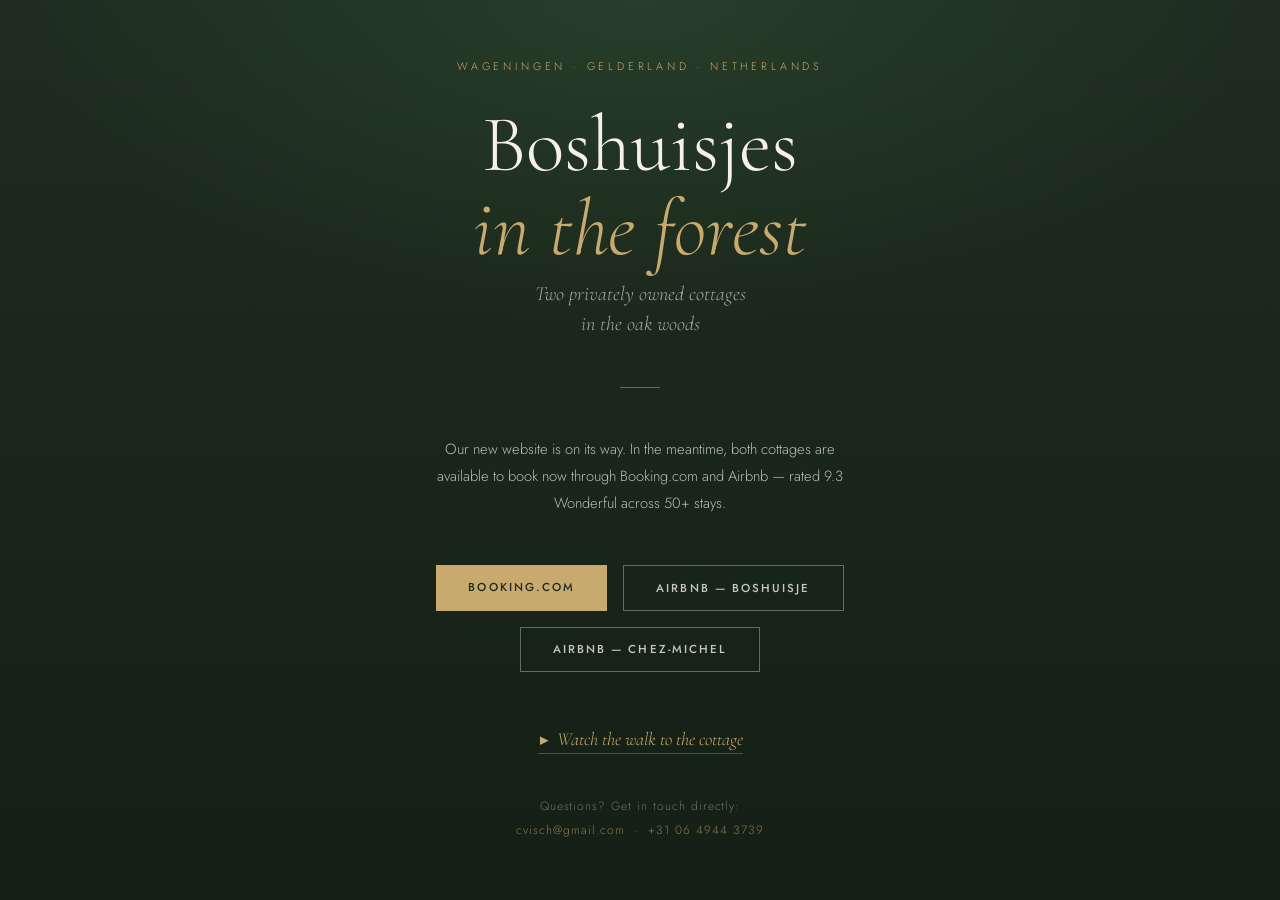
<file: boshuisjes/index.html>
<!DOCTYPE html>
<html lang="en">
<head>
  <meta charset="UTF-8"/>
  <meta name="viewport" content="width=device-width,initial-scale=1.0"/>
  <title>Boshuisjes — Forest Cottages, Wageningen · Coming Soon</title>
  <meta name="description" content="Two privately owned forest cottages in Wageningen. New website coming soon. Book now on Booking.com or Airbnb."/>
  <link rel="preconnect" href="https://fonts.googleapis.com"/>
  <link rel="preconnect" href="https://fonts.gstatic.com" crossorigin/>
  <link href="https://fonts.googleapis.com/css2?family=Cormorant+Garamond:ital,wght@0,300;0,400;1,300;1,400&family=Jost:wght@300;400;500&display=swap" rel="stylesheet"/>
  <style>
    *{box-sizing:border-box;margin:0;padding:0}
    :root{--forest:#1e2d1f;--forest-deep:#141f15;--gold:#c8a96e;--cream:#f5f0e8}
    html,body{height:100%}
    body{
      font-family:'Jost',sans-serif;
      font-weight:300;
      background:
        radial-gradient(ellipse 80% 60% at 50% 0%, rgba(58,92,62,.35), transparent 60%),
        linear-gradient(180deg, var(--forest) 0%, var(--forest-deep) 100%);
      color:var(--cream);
      min-height:100vh;
      display:flex;
      align-items:center;
      justify-content:center;
      padding:2rem;
    }
    .wrap{text-align:center;max-width:580px}
    .eyebrow{
      font-size:.68rem;
      letter-spacing:.35em;
      text-transform:uppercase;
      color:var(--gold);
      margin-bottom:1.8rem;
      display:block;
    }
    h1{
      font-family:'Cormorant Garamond',serif;
      font-size:clamp(2.8rem,7vw,5rem);
      font-weight:300;
      line-height:1.05;
      margin-bottom:.5rem;
    }
    h1 em{font-style:italic;color:var(--gold)}
    .sub{
      font-family:'Cormorant Garamond',serif;
      font-size:1.25rem;
      font-style:italic;
      color:rgba(245,240,232,.65);
      margin-bottom:3rem;
      line-height:1.5;
    }
    .divider{
      width:40px;
      height:1px;
      background:var(--gold);
      margin:0 auto 3rem;
      opacity:.5;
    }
    .message{
      font-size:.92rem;
      line-height:1.85;
      color:rgba(245,240,232,.75);
      margin-bottom:3rem;
      max-width:420px;
      margin-left:auto;
      margin-right:auto;
    }
    .buttons{
      display:flex;
      gap:1rem;
      justify-content:center;
      flex-wrap:wrap;
      margin-bottom:3.5rem;
    }
    .btn{
      display:inline-block;
      padding:.85rem 2rem;
      font-family:'Jost',sans-serif;
      font-size:.72rem;
      font-weight:500;
      letter-spacing:.18em;
      text-transform:uppercase;
      text-decoration:none;
      transition:all .25s;
    }
    .btn-gold{background:var(--gold);color:var(--forest)}
    .btn-gold:hover{background:var(--cream)}
    .btn-outline{
      border:1px solid rgba(245,240,232,.35);
      color:rgba(245,240,232,.8);
    }
    .btn-outline:hover{border-color:var(--gold);color:var(--gold)}
    .route-link{
      display:inline-block;
      font-family:'Cormorant Garamond',serif;
      font-style:italic;
      font-size:1.15rem;
      color:var(--gold);
      text-decoration:none;
      border-bottom:1px solid rgba(200,169,110,.35);
      padding-bottom:.2rem;
      margin-bottom:2.5rem;
      transition:border-color .25s,color .25s;
    }
    .route-link:hover{color:var(--cream);border-color:var(--cream)}
    .contact{
      font-size:.75rem;
      color:rgba(245,240,232,.4);
      letter-spacing:.08em;
      line-height:2;
    }
    .contact a{color:rgba(200,169,110,.65);text-decoration:none}
    .contact a:hover{color:var(--gold)}
  </style>
</head>
<body>
  <div class="wrap">
    <span class="eyebrow">Wageningen · Gelderland · Netherlands</span>
    <h1>Boshuisjes<br><em>in the forest</em></h1>
    <p class="sub">Two privately owned cottages<br>in the oak woods</p>
    <div class="divider"></div>
    <p class="message">Our new website is on its way. In the meantime, both cottages are available to book now through Booking.com and Airbnb — rated 9.3 Wonderful across 50+ stays.</p>
    <div class="buttons">
      <a href="https://www.booking.com/hotel/nl/boshuisje-wageningen.html" target="_blank" rel="noopener" class="btn btn-gold">Booking.com</a>
      <a href="https://www.airbnb.com/rooms/1329072956715925253" target="_blank" rel="noopener" class="btn btn-outline">Airbnb — Boshuisje</a>
      <a href="https://www.airbnb.com/rooms/49576917" target="_blank" rel="noopener" class="btn btn-outline">Airbnb — Chez-Michel</a>
    </div>
    <a href="/route/" class="route-link">&#9654;&nbsp; Watch the walk to the cottage</a>
    <div class="contact">
      Questions? Get in touch directly:<br>
      <a href="mailto:cvisch@gmail.com">cvisch@gmail.com</a> &nbsp;·&nbsp;
      <a href="tel:+31649443739">+31 06 4944 3739</a>
    </div>
  </div>
</body>
</html>
</file>
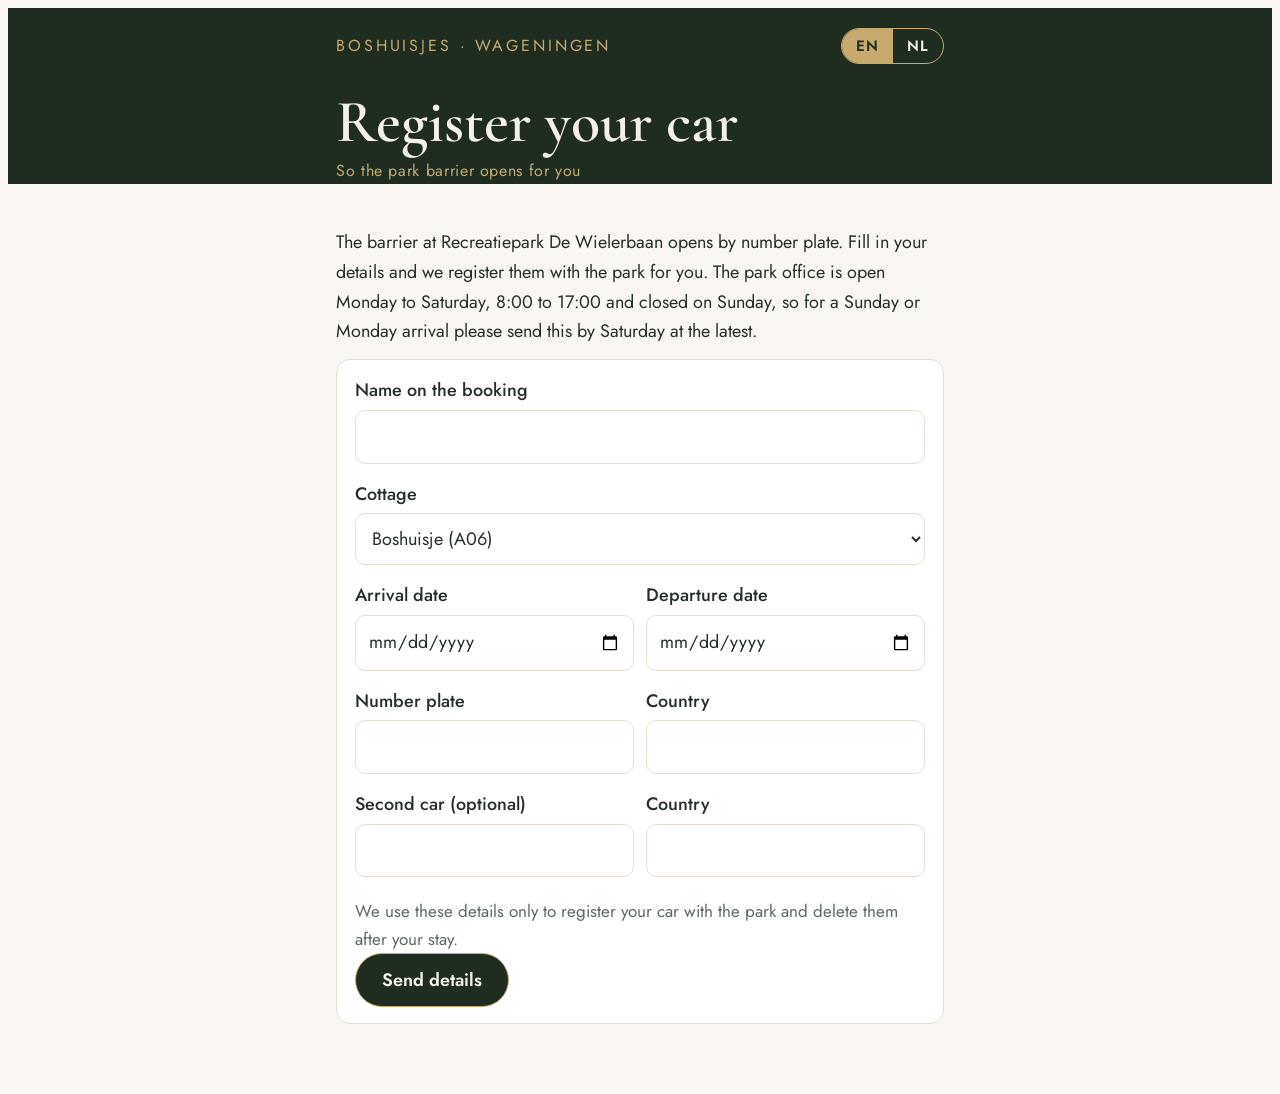
<file: boshuisjes/plate/index.html>
<!doctype html><html lang="en"><head><meta charset="utf-8"><meta name="viewport" content="width=device-width,initial-scale=1,viewport-fit=cover">
<title>Boshuisjes Plate Registration</title>
<meta name="robots" content="noindex">
<link rel="stylesheet" href="https://fonts.googleapis.com/css2?family=Cormorant+Garamond:wght@500;600;700&family=Jost:wght@400;500;600&display=swap">
<style>
/* Layout: single phone-first column, green hero, cream cards, sticky language switch */
:root{--bg:#faf7f2;--card:#fff;--fg:#26302a;--muted:#5d6a60;--green:#1e2d1f;--on-green:#f5f0e8;--gold:#9a7a3a;--gold-soft:#c8a96e;--line:#e6dfd0;--tint:#f5f0e8;
--serif:'Cormorant Garamond',Georgia,serif;--sans:'Jost',system-ui,sans-serif}
@media (prefers-color-scheme:dark){:root:not([data-theme="light"]){--bg:#121a13;--card:#1a251b;--fg:#ece6d8;--muted:#a9b3a8;--green:#0c130d;--on-green:#f5f0e8;--gold:#c8a96e;--line:#2c3a2d;--tint:#223024;color-scheme:dark}}
:root[data-theme="dark"]{--bg:#121a13;--card:#1a251b;--fg:#ece6d8;--muted:#a9b3a8;--green:#0c130d;--on-green:#f5f0e8;--gold:#c8a96e;--line:#2c3a2d;--tint:#223024;color-scheme:dark}
body{background:var(--bg);color:var(--fg);font:18px/1.65 var(--sans)}
*{box-sizing:border-box}
.wrap{max-width:640px;margin:0 auto;padding-inline:max(16px,env(safe-area-inset-left,0px)) max(16px,env(safe-area-inset-right,0px))}
.hero{background:var(--green);color:var(--on-green);padding-block:20px 0}
.bar{display:flex;justify-content:space-between;align-items:center;gap:12px}
.brand{font-size:16px;letter-spacing:.18em;text-transform:uppercase;color:var(--gold-soft)}
.lang{display:flex;border:1px solid var(--gold-soft);border-radius:99px;overflow:hidden}
.lang button{font:600 15px var(--sans);letter-spacing:.06em;background:none;color:var(--on-green);border:0;padding:6px 14px;cursor:pointer}
.lang button[aria-pressed=true]{background:var(--gold-soft);color:#1e2d1f}
button:focus-visible,a:focus-visible,summary:focus-visible{outline:2px solid var(--gold-soft);outline-offset:2px}
h1{font:600 clamp(40px,11vw,60px)/1 var(--serif);margin:28px 0 6px;text-wrap:balance}
.sub{color:var(--gold-soft);font-size:16px;letter-spacing:.04em;margin:0 0 20px}
.hero img{display:block;width:100%;height:auto;aspect-ratio:2.5/1;object-fit:cover;border-radius:12px 12px 0 0;margin-top:8px}
nav{position:sticky;top:env(safe-area-inset-top,0px);z-index:5;background:var(--bg);border-bottom:1px solid var(--line)}
nav .wrap{display:flex;gap:8px;overflow-x:auto;padding-block:10px;scrollbar-width:none}
nav a{white-space:nowrap;font-size:16px;font-weight:500;color:var(--fg);text-decoration:none;border:1px solid var(--line);background:var(--card);border-radius:99px;padding:6px 13px}
body::before{content:"";position:fixed;inset:0 0 auto;height:env(safe-area-inset-top,0px);z-index:10;background:var(--bg)}
main{padding-block:8px 48px}
section{padding-block:26px 6px;scroll-margin-top:64px}
h2{font:600 34px/1.1 var(--serif);margin:0 0 12px;color:var(--fg);text-wrap:balance}
h3{font:600 17px var(--sans);letter-spacing:.08em;text-transform:uppercase;color:var(--gold);margin:20px 0 6px}
p{margin:0 0 12px}
.lead{font:500 24px/1.4 var(--serif)}
.card{background:var(--card);border:1px solid var(--line);border-radius:14px;padding:16px 18px;margin:0 0 14px}
.kv{display:grid;grid-template-columns:auto 1fr;gap:6px 14px;margin:0}
.kv dt{color:var(--muted);font-size:16px}
.kv dd{margin:0;font-weight:500;min-width:0;overflow-wrap:anywhere}
.note{background:var(--tint);border-radius:12px;padding:12px 16px;font-size:17px;margin:0 0 14px}
.fig{margin:0 0 14px}.fig img{display:block;width:100%;height:auto;border-radius:12px}.fig figcaption{font-size:17px;color:var(--muted);padding-top:6px}
.doors{display:grid;grid-template-columns:1fr 1fr;gap:8px;margin:0 0 14px}.doors figure{margin:0;min-width:0}.doors img{display:block;width:100%;aspect-ratio:4/5;object-fit:cover;border-radius:12px}.doors figcaption{font-size:17px;color:var(--muted);padding-top:4px}
.pet{border-left:4px solid var(--gold-soft)}.pet dl{margin:0}
.gallery{display:grid;grid-template-columns:1fr 1fr;gap:8px;margin:14px 0}
.gallery figure{margin:0;min-width:0}
.gallery img{display:block;width:100%;aspect-ratio:3/2;object-fit:cover;border-radius:10px}
.gallery figcaption{font-size:17px;color:var(--muted);padding-top:4px}
ul.plain{margin:0 0 12px;padding-left:20px}ul.plain li{margin-bottom:6px}
.check{list-style:none;margin:0;padding:0}
.check li{display:flex;gap:12px;align-items:flex-start;padding:10px 0;border-bottom:1px solid var(--line)}
.check li:last-child{border-bottom:0}
.check input{width:20px;height:20px;margin-top:3px;accent-color:#6b8f5e;flex:none}
details{background:var(--card);border:1px solid var(--line);border-radius:12px;margin:0 0 10px}
summary{cursor:pointer;font-weight:600;padding:13px 16px;list-style-position:inside}
details p{padding:0 16px;margin:0 0 14px}
.cta{display:inline-block;background:var(--green);color:var(--on-green);text-decoration:none;font-weight:600;padding:13px 22px;border-radius:99px;margin:4px 0 8px}
:root[data-theme="dark"] .cta,.cta{border:1px solid var(--gold-soft)}
footer{border-top:1px solid var(--line);padding-block:22px 40px;color:var(--muted);font-size:16px;text-align:center}
input,select{width:100%;font:inherit;color:var(--fg);background:var(--card);border:1px solid var(--line);border-radius:10px;padding:11px 12px}label{display:block;font-weight:500;margin:0 0 4px}.f{margin:0 0 16px}.hint{font-size:17px;color:var(--muted);margin:4px 0 0}.row{display:grid;grid-template-columns:1fr 1fr;gap:12px}button.go{font:600 18px var(--sans);background:var(--green);color:var(--on-green);border:1px solid var(--gold-soft);border-radius:99px;padding:13px 26px;cursor:pointer}.hp{position:absolute;left:-9999px}#ok{border-left:4px solid var(--gold-soft)}@media (max-width:420px){.row{grid-template-columns:1fr}}
@media (max-width:420px){.gallery{grid-template-columns:1fr}.kv{grid-template-columns:1fr;gap:0}.kv dd{margin-bottom:8px}}
</style>
</head><body>
<header class="hero"><div class="wrap">
 <div class="bar"><span class="brand">Boshuisjes · Wageningen</span>
 <div class="lang" role="group" aria-label="Language"><button id="b-en" aria-pressed="true">EN</button><button id="b-nl" aria-pressed="false">NL</button></div></div>
 <h1 data-en="Register your car" data-nl="Meld uw auto aan">Register your car</h1>
 <p class="sub" data-en="So the park barrier opens for you" data-nl="Zodat de slagboom voor u opengaat">So the park barrier opens for you</p>
</div></header>
<main class="wrap" style="padding-top:24px">
<p data-en="The barrier at Recreatiepark De Wielerbaan opens by number plate. Fill in your details and we register them with the park for you. The park office is open Monday to Saturday, 8:00 to 17:00 and closed on Sunday, so for a Sunday or Monday arrival please send this by Saturday at the latest." data-nl="De slagboom van Recreatiepark De Wielerbaan opent op kenteken. Vul uw gegevens in, dan melden wij die voor u aan bij het park. Het parkkantoor is open van maandag tot en met zaterdag van 8.00 tot 17.00 uur en op zondag gesloten. Komt u op zondag of maandag aan, stuur dit dan uiterlijk zaterdag in.">.</p>
<form id="f" class="card" autocomplete="off">
 <input class="hp" type="text" name="botcheck" tabindex="-1" aria-hidden="true">
 <div class="f"><label for="name" data-en="Name on the booking" data-nl="Naam op de boeking">Name on the booking</label><input id="name" name="name" required></div>
 <div class="f"><label for="cottage" data-en="Cottage" data-nl="Huisje">Cottage</label><select id="cottage" name="cottage" required><option value="A06 Boshuisje">Boshuisje (A06)</option><option value="A04 Chez-Michel">Chez-Michel (A04)</option></select></div>
 <div class="row"><div class="f"><label for="arr" data-en="Arrival date" data-nl="Aankomstdatum">Arrival date</label><input id="arr" name="arrival" type="date" required></div>
 <div class="f"><label for="dep" data-en="Departure date" data-nl="Vertrekdatum">Departure date</label><input id="dep" name="departure" type="date" required></div></div>
 <div class="row"><div class="f"><label for="p1" data-en="Number plate" data-nl="Kenteken">Number plate</label><input id="p1" name="plate1" required autocapitalize="characters"></div>
 <div class="f"><label for="c1" data-en="Country" data-nl="Land">Country</label><input id="c1" name="country1" list="cl" required><datalist id="cl"><option value="Nederland"><option value="Deutschland"><option value="België"><option value="France"><option value="United Kingdom"><option value="Polska"><option value="Česko"><option value="Slovensko"></datalist></div></div>
 <div class="row"><div class="f"><label for="p2" data-en="Second car (optional)" data-nl="Tweede auto (optioneel)">Second car (optional)</label><input id="p2" name="plate2" autocapitalize="characters"></div>
 <div class="f"><label for="c2" data-en="Country" data-nl="Land">Country</label><input id="c2" name="country2" list="cl"></div></div>
 <p class="hint" data-en="We use these details only to register your car with the park and delete them after your stay." data-nl="Wij gebruiken deze gegevens alleen om uw auto bij het park aan te melden en verwijderen ze na uw verblijf.">.</p>
 <button class="go" type="submit" id="go" data-en="Send details" data-nl="Verstuur gegevens">Send details</button>
</form>
<div id="ok" class="card" hidden><strong data-en="Thank you." data-nl="Dank u wel.">Thank you.</strong> <span data-en="We have your details and will register them with the park. You will get a confirmation from us." data-nl="Wij hebben uw gegevens ontvangen en melden ze aan bij het park. U krijgt van ons een bevestiging.">.</span></div>
<div id="err" class="note" hidden data-en="Sending failed. Please send your plate number and country by WhatsApp to +31 6 4944 3739." data-nl="Versturen mislukt. Stuur uw kenteken en land via WhatsApp naar +31 6 4944 3739.">.</div>
</main>
<script>
var KEY="5ea511ef-70b6-447f-acb1-29913c6ad36d";
var lang="en";
try{lang=localStorage.getItem("g-lang")||((navigator.language||"").slice(0,2)==="nl"?"nl":"en")}catch(e){}
function setLang(l){lang=l;try{localStorage.setItem("g-lang",l)}catch(e){}
 document.documentElement.lang=l;
 document.querySelectorAll("[data-"+l+"]").forEach(function(el){el.textContent=el.getAttribute("data-"+l)});
 document.getElementById("b-en").setAttribute("aria-pressed",l==="en");
 document.getElementById("b-nl").setAttribute("aria-pressed",l==="nl");}
document.getElementById("b-en").onclick=function(){setLang("en")};
document.getElementById("b-nl").onclick=function(){setLang("nl")};
setLang(lang);
document.getElementById("f").addEventListener("submit",function(e){
 e.preventDefault();var f=e.target;if(f.botcheck.value)return;
 var show=function(ok){f.hidden=ok;document.getElementById("ok").hidden=!ok;document.getElementById("err").hidden=ok};
 if(KEY.indexOf("YOUR_")===0){document.getElementById("demo").hidden=false;show(true);return}
 var d=new FormData(f);d.append("access_key",KEY);d.append("subject","Plate registration: "+f.name.value+" ("+f.cottage.value+")");d.append("from_name","Boshuisjes guest form");
 document.getElementById("go").disabled=true;
 fetch("https://api.web3forms.com/submit",{method:"POST",body:d}).then(function(r){return r.json()}).then(function(j){show(!!j.success)}).catch(function(){show(false)}).then(function(){document.getElementById("go").disabled=false});
});
</script>
</body></html>
</file>
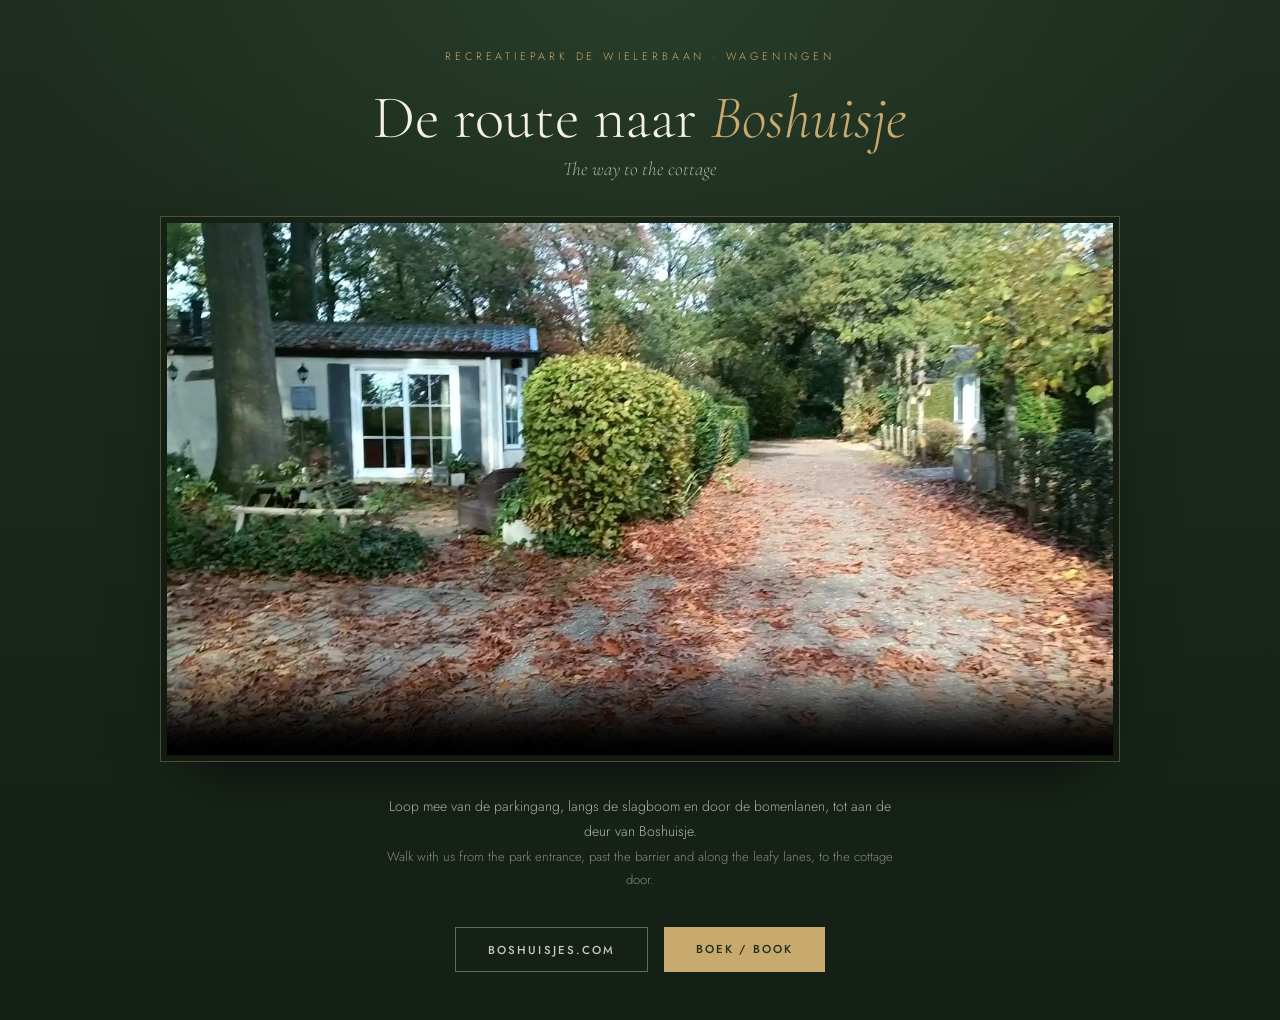
<file: boshuisjes/route/index.html>
<!DOCTYPE html>
<html lang="nl">
<head>
  <meta charset="UTF-8"/>
  <meta name="viewport" content="width=device-width,initial-scale=1.0"/>
  <title>De route naar Boshuisje · Boshuisjes Wageningen</title>
  <meta name="description" content="Loop mee van de ingang van Recreatiepark de Wielerbaan naar Boshuisje A06 in Wageningen. Walk with us from the park entrance to the cottage."/>
  <meta property="og:title" content="De route naar Boshuisje — Boshuisjes Wageningen"/>
  <meta property="og:description" content="Van de parkingang naar het huisje in het bos · From the park entrance to the forest cottage."/>
  <meta property="og:image" content="https://boshuisjes.com/route/poster.jpg"/>
  <meta property="og:video" content="https://boshuisjes.com/route/boshuisje-route.mp4"/>
  <meta property="og:type" content="video.other"/>
  <link rel="preconnect" href="https://fonts.googleapis.com"/>
  <link rel="preconnect" href="https://fonts.gstatic.com" crossorigin/>
  <link href="https://fonts.googleapis.com/css2?family=Cormorant+Garamond:ital,wght@0,300;0,400;1,300;1,400&family=Jost:wght@300;400;500&display=swap" rel="stylesheet"/>
  <style>
    *{box-sizing:border-box;margin:0;padding:0}
    :root{--forest:#1e2d1f;--forest-deep:#141f15;--gold:#c8a96e;--cream:#f5f0e8}
    body{
      font-family:'Jost',sans-serif;font-weight:300;color:var(--cream);min-height:100vh;
      background:
        radial-gradient(ellipse 80% 60% at 50% 0%, rgba(58,92,62,.35), transparent 60%),
        linear-gradient(180deg, var(--forest) 0%, var(--forest-deep) 100%);
      display:flex;align-items:center;justify-content:center;padding:3rem 1rem;
    }
    .wrap{width:100%;max-width:960px;text-align:center}
    .eyebrow{font-size:.68rem;letter-spacing:.35em;text-transform:uppercase;color:var(--gold);margin-bottom:1.4rem;display:block}
    h1{font-family:'Cormorant Garamond',serif;font-weight:300;font-size:clamp(2.2rem,6vw,3.8rem);line-height:1.05;margin-bottom:.4rem}
    h1 em{font-style:italic;color:var(--gold)}
    .sub{font-family:'Cormorant Garamond',serif;font-style:italic;font-size:1.2rem;color:rgba(245,240,232,.65);margin-bottom:2.2rem}
    .frame{position:relative;border:1px solid rgba(200,169,110,.35);padding:6px;background:rgba(0,0,0,.25);box-shadow:0 30px 60px -30px rgba(0,0,0,.7)}
    video{display:block;width:100%;height:auto;aspect-ratio:16/9;background:#000}
    .note{font-size:.88rem;line-height:1.8;color:rgba(245,240,232,.72);max-width:520px;margin:2rem auto 2.2rem}
    .note span{display:block;color:rgba(245,240,232,.5);font-size:.82rem}
    .buttons{display:flex;gap:1rem;justify-content:center;flex-wrap:wrap}
    .btn{display:inline-block;padding:.85rem 2rem;font-size:.72rem;font-weight:500;letter-spacing:.18em;text-transform:uppercase;text-decoration:none;transition:all .25s}
    .btn-gold{background:var(--gold);color:var(--forest)}
    .btn-gold:hover{background:var(--cream)}
    .btn-outline{border:1px solid rgba(245,240,232,.35);color:rgba(245,240,232,.8)}
    .btn-outline:hover{border-color:var(--gold);color:var(--gold)}
  </style>
</head>
<body>
  <main class="wrap">
    <span class="eyebrow">Recreatiepark de Wielerbaan · Wageningen</span>
    <h1>De route naar <em>Boshuisje</em></h1>
    <p class="sub">The way to the cottage</p>
    <div class="frame">
      <video controls playsinline preload="metadata" poster="poster.jpg">
        <source src="boshuisje-route.mp4" type="video/mp4"/>
        Uw browser kan deze video niet afspelen. <a href="boshuisje-route.mp4">Download de video</a>.
      </video>
    </div>
    <p class="note">
      Loop mee van de parkingang, langs de slagboom en door de bomenlanen, tot aan de deur van Boshuisje.
      <span>Walk with us from the park entrance, past the barrier and along the leafy lanes, to the cottage door.</span>
    </p>
    <div class="buttons">
      <a href="/" class="btn btn-outline">Boshuisjes.com</a>
      <a href="https://www.booking.com/hotel/nl/boshuisje-wageningen.html" target="_blank" rel="noopener" class="btn btn-gold">Boek / Book</a>
    </div>
  </main>
</body>
</html>
</file>
